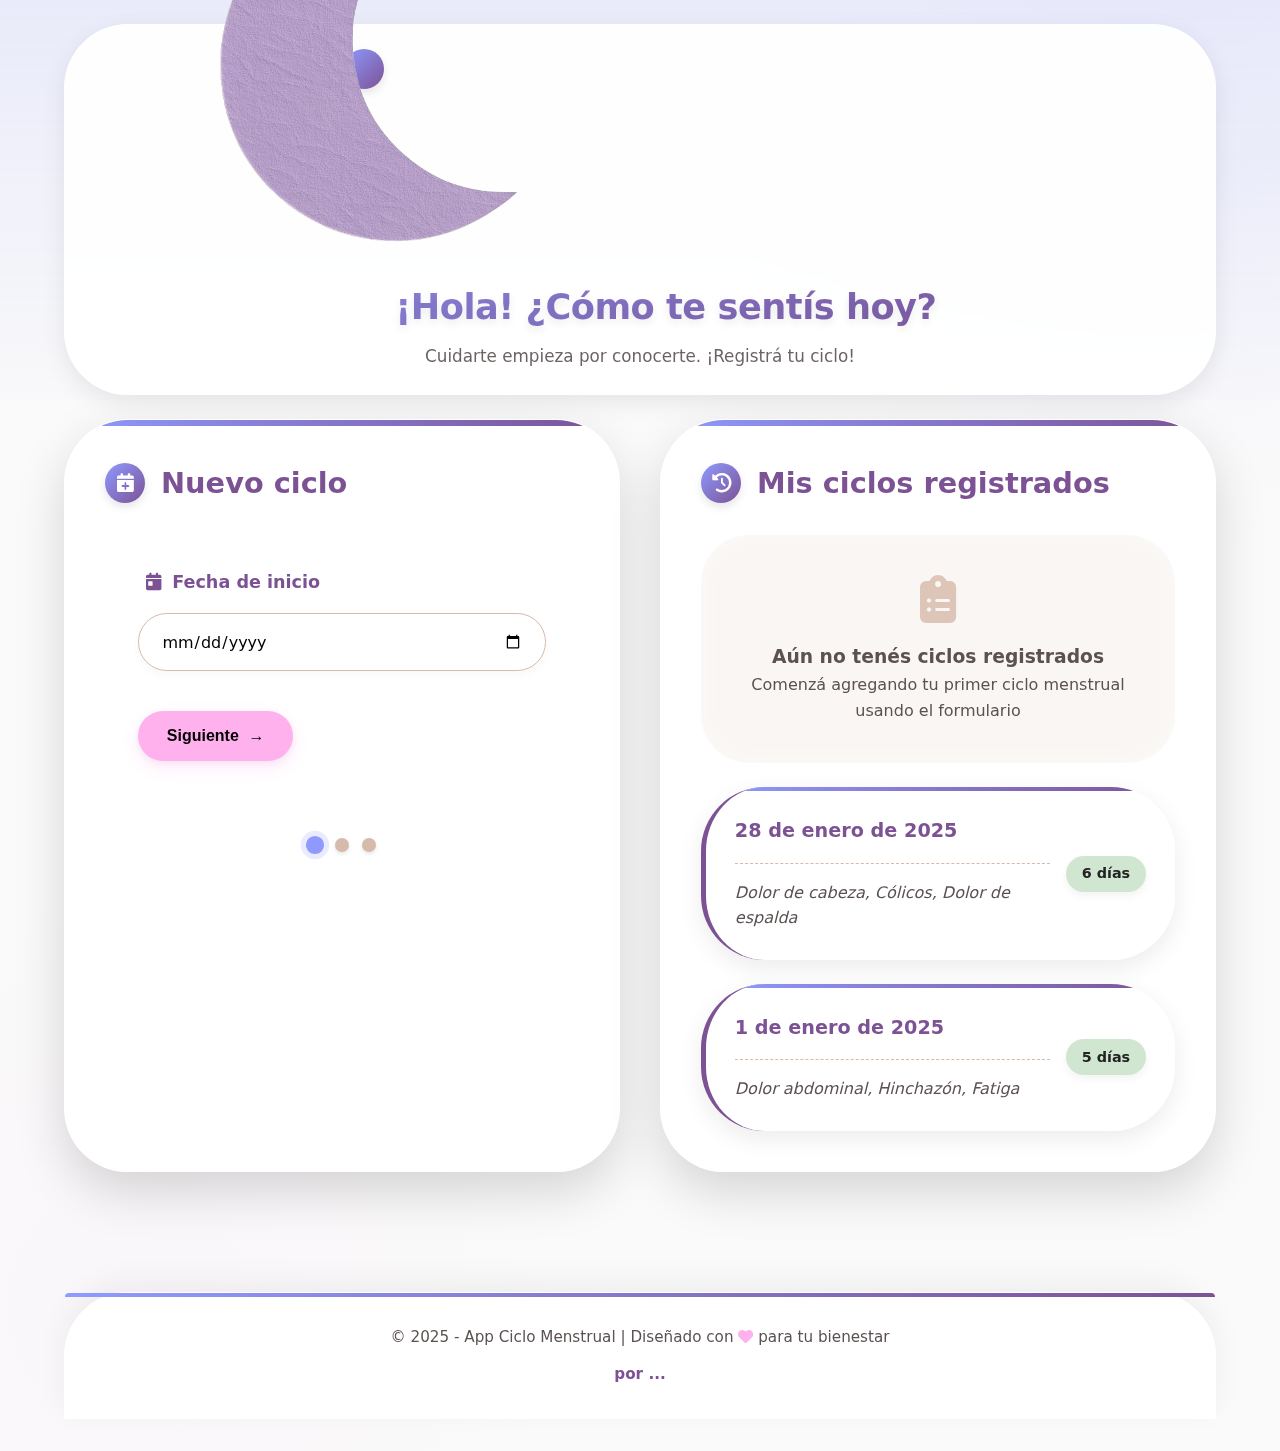
<file: index.html>
<!DOCTYPE html>
<html lang="es">
<head>
  <meta charset="UTF-8" />
  <meta name="viewport" content="width=device-width, initial-scale=1.0" />
  <title>App Ciclo Menstrual | Diseño Elegante</title>
  <link rel="stylesheet" href="https://cdnjs.cloudflare.com/ajax/libs/font-awesome/6.4.0/css/all.min.css">
  <link rel="stylesheet" href="./assets/css/style.css">
</head>
<body>
  <header>
    <h1><span class="icon"><i class="fas fa-moon"></i></span> ¡Hola 'nombre'!¿Cómo te sentís hoy?</h1>
    <p class="subtitle">Cuidarte empieza por conocerte. ¡Registrá tu ciclo!</p>
  </header>

  <main>
    <div class="card-container">
      <section class="card">
        <h2><span class="icon"><i class="fas fa-calendar-plus"></i></span> Nuevo ciclo</h2>
        <form id="form-ciclo" class="multi-step-form">
          <div class="form-card active">
            <div class="form-group">
              <label for="fecha"><i class="fas fa-calendar-day"></i> Fecha de inicio</label>
              <input type="date" id="fecha" required />
            </div>
            <div class="btn-container">
              <button type="button" class="next-btn">Siguiente</button>
            </div>
            <div class="form-indicator">
              <div class="indicator-dot active"></div>
              <div class="indicator-dot"></div>
              <div class="indicator-dot"></div>
            </div>
          </div>

          <div class="form-card">
            <div class="form-group">
              <label for="duracion"><i class="fas fa-clock"></i> Duración (días)</label>
              <input type="number" id="duracion" min="1" max="15" required />
            </div>
            <div class="btn-container">
              <button type="button" class="prev-btn"><i class="fas fa-arrow-left"></i> Anterior</button>
              <button type="button" class="next-btn">Siguiente</button>
            </div>
            <div class="form-indicator">
              <div class="indicator-dot"></div>
              <div class="indicator-dot active"></div>
              <div class="indicator-dot"></div>
            </div>
          </div>

          <div class="form-card">
            <div class="form-group">
              <label for="sintomas"><i class="fas fa-heartbeat"></i> Síntomas (opcional)</label>
              <textarea id="sintomas" rows="3" placeholder="Describe cómo te sentiste..."></textarea>
            </div>
            <div class="btn-container">
              <button type="button" class="prev-btn"><i class="fas fa-arrow-left"></i> Anterior</button>
              <button type="submit"><i class="fas fa-check-circle"></i> Finalizar</button>
            </div>
            <div class="form-indicator">
              <div class="indicator-dot"></div>
              <div class="indicator-dot"></div>
              <div class="indicator-dot active"></div>
            </div>
          </div>
        </form>
      </section>

      <section class="card">
        <h2><span class="icon"><i class="fas fa-history"></i></span> Mis ciclos registrados</h2>
        <ul id="lista-ciclos">
          <div class="empty-state">
            <i class="fas fa-clipboard-list"></i>
            <h3>Aún no tenés ciclos registrados</h3>
            <p>Comenzá agregando tu primer ciclo menstrual usando el formulario</p>
          </div>
        </ul>
      </section>
    </div>
  </main>

  <footer>
    <p>&copy; 2025 - App Ciclo Menstrual | Diseñado con <i class="fas fa-heart" style="color: var(--accent-pink);"></i> para tu bienestar</p>
    <p class="app-version">por ...</p>
  </footer>

  <script src="./assets/js/app.js"></script>
</body>
</html>
</file>
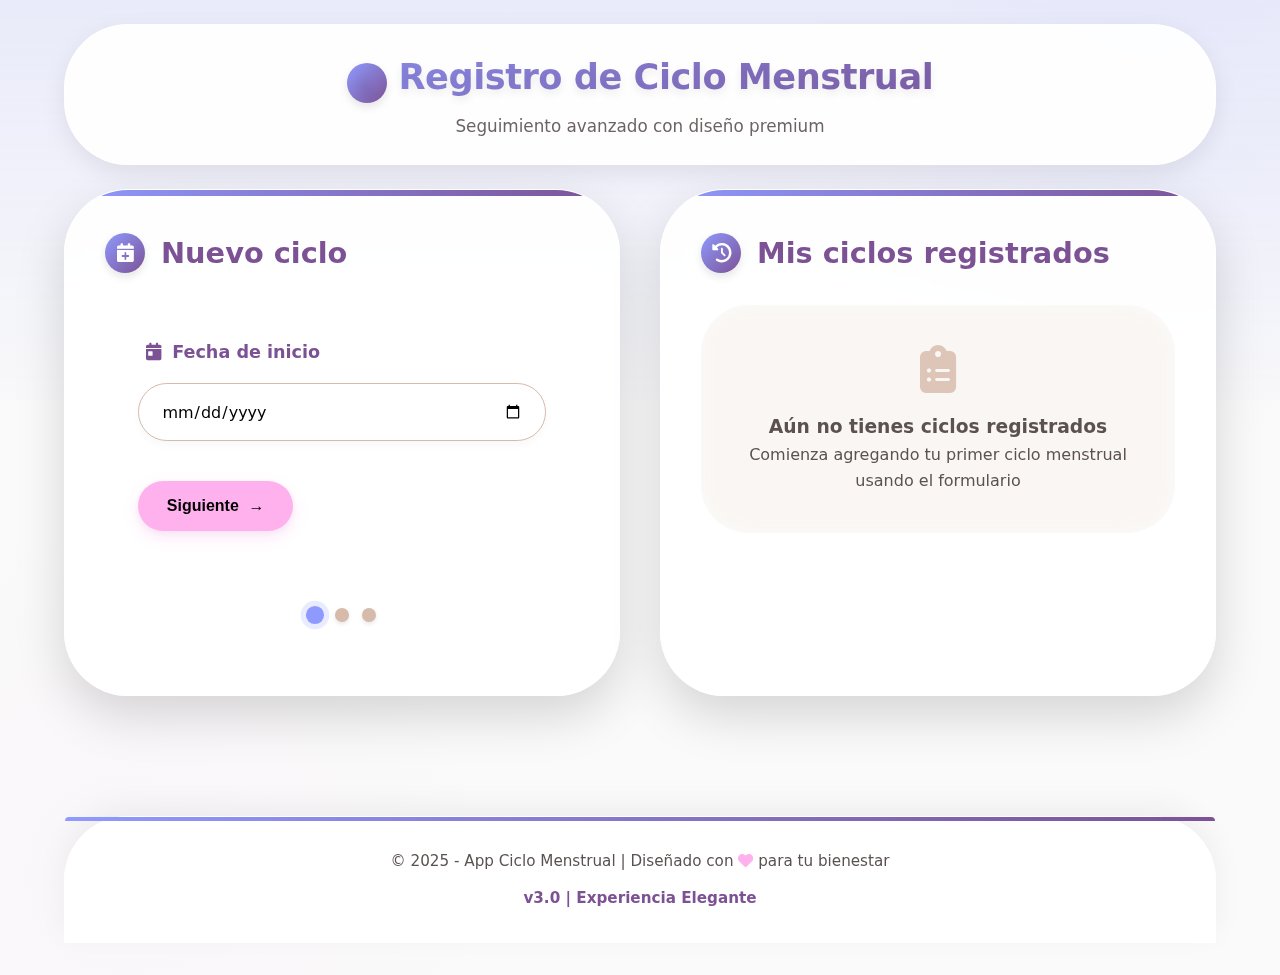
<file: index_prueba.html>
<!DOCTYPE html>
<html lang="es">
<head>
  <meta charset="UTF-8" />
  <meta name="viewport" content="width=device-width, initial-scale=1.0" />
  <title>App Ciclo Menstrual | Diseño Elegante</title>
  <link rel="stylesheet" href="https://cdnjs.cloudflare.com/ajax/libs/font-awesome/6.4.0/css/all.min.css">
  <style>
    :root {
      /* Colores base */
      --primary-dark: #000000;
      --primary-medium: #222121;
      --primary-light: #ffffff;
      --secondary-dark: #373636;
      --neutral-light: #f0e8e0;
      --neutral-medium: #d6baaa;
      --neutral-dark: #5b5151;
      --secondary-light: #fafafa;
      --beige-medium: #b38f7e;
      --beige-dark: #4A4A4A;
      --dark-brown: #242323;

      /* Colores de acento */
      --accent-orange: #faa85e;
      --accent-coral: #ff8e59;
      --accent-blue: #697bff;
      --accent-lightblue: #5e9bff;
      --accent-lavender: #7c5295;
      --accent-lilac: #8f9aff;
      --accent-mint: #d1e6d1;
      --accent-dark-mint: #d8e3b7;
      --accent-lime: #daef68;
      --accent-pink: #ffb1ee;

      /* Variables ajustadas */
      --card-radius: 4rem; 
      --element-radius: 1.8rem;
      --transition-smooth: all 0.4s cubic-bezier(0.175, 0.885, 0.32, 1.275);
      --shadow-soft: 0 8px 24px rgba(0, 0, 0, 0.08);
      --shadow-hover: 0 16px 40px rgba(0, 0, 0, 0.15);
      --shadow-card: 0 20px 50px rgba(0, 0, 0, 0.15);
      --gradient-header: linear-gradient(135deg, var(--accent-lilac) 0%, var(--accent-lavender) 100%);
      --glass-bg: rgba(255, 255, 255, 0.92);
    }

    * {
      margin: 0;
      padding: 0;
      box-sizing: border-box;
    }

    body {
      font-family: 'Segoe UI', system-ui, -apple-system, sans-serif;
      background: var(--secondary-light);
      color: var(--primary-medium);
      line-height: 1.6;
      min-height: 100vh;
      position: relative;
      background-image: 
        radial-gradient(circle at 90% 10%, rgba(143, 154, 255, 0.05) 0%, transparent 25%),
        radial-gradient(circle at 10% 90%, rgba(255, 177, 238, 0.05) 0%, transparent 25%);
      padding-bottom: 2rem;
    }

    body::before {
      content: '';
      position: fixed;
      top: 0;
      left: 0;
      right: 0;
      height: 400px;
      background: linear-gradient(to bottom, var(--accent-lilac) 0%, rgba(143, 154, 255, 0.1) 100%);
      z-index: -1;
      opacity: 0.15;
      pointer-events: none;
    }

    /* Header elegante */
    header {
      background: var(--glass-bg);
      backdrop-filter: blur(16px);
      color: var(--accent-lavender);
      padding: 1.5rem 2rem;
      text-align: center;
      box-shadow: var(--shadow-soft);
      position: sticky;
      top: 1.5rem;
      z-index: 100;
      border: 1px solid rgba(255, 255, 255, 0.8);
      border-radius: var(--card-radius);
      margin: 0 auto 3rem;
      max-width: calc(100% - 3rem);
      width: 90%;
      transition: var(--transition-smooth);
    }

    header:hover {
      transform: translateY(-3px);
      box-shadow: var(--shadow-hover);
    }

    h1 {
      margin: 0;
      font-size: 2.2rem;
      font-weight: 700;
      letter-spacing: -0.5px;
      background: var(--gradient-header);
      -webkit-background-clip: text;
      -webkit-text-fill-color: transparent;
      background-clip: text;
      text-shadow: 0 4px 8px rgba(0, 0, 0, 0.08);
    }

    .subtitle {
      font-size: 1.05rem;
      color: var(--neutral-dark);
      margin-top: 0.5rem;
      font-weight: 400;
      opacity: 0.9;
    }

    main {
      padding: 0 1.5rem 2.5rem;
      max-width: 1200px;
      margin: 0 auto;
    }

    .card-container {
      display: flex;
      flex-wrap: wrap;
      gap: 2.5rem;
      margin-bottom: 2rem;
    }

    /* Tarjetas optimizadas */
    .card {
      flex: 1 1 500px;
      background: var(--glass-bg);
      border-radius: var(--card-radius);
      padding: 2.5rem;
      box-shadow: var(--shadow-card);
      transition: var(--transition-smooth);
      border: 1px solid rgba(255, 255, 255, 0.8);
      overflow: hidden;
      position: relative;
      backdrop-filter: blur(8px);
      transform: translateY(0);
    }

    .card:hover {
      transform: translateY(-8px);
      box-shadow: var(--shadow-hover);
      border-color: rgba(255, 255, 255, 0.95);
    }

    .card::before {
      content: '';
      position: absolute;
      top: 0;
      left: 0;
      right: 0;
      height: 6px;
      background: var(--gradient-header);
      border-radius: var(--card-radius) var(--card-radius) 0 0;
    }

    h2 {
      color: var(--accent-lavender);
      margin-top: 0;
      margin-bottom: 1.8rem;
      font-size: 1.8rem;
      font-weight: 700;
      display: flex;
      align-items: center;
      gap: 1rem;
    }

    /* Íconos mejorados */
    .icon {
      display: inline-flex;
      justify-content: center;
      align-items: center;
      width: 2.5rem;
      height: 2.5rem;
      background: linear-gradient(135deg, var(--accent-lilac) 0%, var(--accent-lavender) 100%);
      border-radius: 50%;
      color: white;
      font-size: 1.2rem;
      box-shadow: 0 4px 8px rgba(0, 0, 0, 0.1);
      transition: var(--transition-smooth);
    }

    h2:hover .icon {
      transform: rotate(10deg) scale(1.1);
    }

    /* Formulario optimizado */
    .multi-step-form {
      position: relative;
      height: 350px;
      overflow: hidden;
      border-radius: calc(var(--card-radius) - 1.5rem);
    }

    .form-card {
      background: rgba(255, 255, 255, 0.95);
      border-radius: calc(var(--card-radius) - 1.5rem);
      padding: 2rem;
      box-shadow: var(--shadow-soft);
      position: absolute;
      top: 0;
      left: 0;
      width: 100%;
      height: 100%;
      opacity: 0;
      transform: translateX(50%);
      transition: var(--transition-smooth);
      pointer-events: none;
      display: flex;
      flex-direction: column;
      gap: 1.5rem;
      border: 1px solid rgba(255, 255, 255, 0.9);
    }

    .form-card.active {
      opacity: 1;
      transform: translateX(0);
      pointer-events: auto;
    }

    .form-group {
      display: flex;
      flex-direction: column;
      gap: 0.8rem;
    }

    label {
      font-weight: 600;
      color: var(--accent-lavender);
      margin-bottom: 0.25rem;
      font-size: 1.1rem;
      padding-left: 0.5rem;
      display: flex;
      align-items: center;
      gap: 0.7rem;
    }

    input,
    textarea,
    select {
      padding: 1.1rem 1.4rem;
      border: 1px solid var(--neutral-medium);
      border-radius: var(--element-radius);
      font-size: 1rem;
      background: rgba(255, 255, 255, 0.9);
      color: var(--primary-dark);
      transition: var(--transition-smooth);
      font-family: inherit;
      box-shadow: 0 4px 10px rgba(0, 0, 0, 0.03);
    }

    input:focus,
    textarea:focus,
    select:focus {
      outline: none;
      border-color: var(--accent-lilac);
      box-shadow: 0 0 0 4px rgba(143, 154, 255, 0.2),
                  0 8px 20px rgba(143, 154, 255, 0.15);
      transform: translateY(-2px);
    }

    textarea {
      resize: vertical;
      min-height: 100px;
    }

    .form-indicator {
      display: flex;
      gap: 0.8rem;
      margin-top: auto;
      padding-top: 1.5rem;
      justify-content: center;
    }

    .indicator-dot {
      width: 14px;
      height: 14px;
      border-radius: 50%;
      background: var(--neutral-medium);
      transition: var(--transition-smooth);
      box-shadow: 0 2px 4px rgba(0, 0, 0, 0.1);
    }

    .indicator-dot.active {
      background: var(--accent-lilac);
      transform: scale(1.3);
      box-shadow: 0 0 0 4px rgba(143, 154, 255, 0.2);
    }

    /* Botones optimizados */
    .btn-container {
      display: flex;
      gap: 1.2rem;
      margin-top: 1rem;
    }

    button {
      background: var(--accent-pink);
      color: var(--primary-dark);
      font-weight: 600;
      padding: 1rem 1.8rem;
      border: none;
      border-radius: var(--element-radius);
      cursor: pointer;
      font-size: 1rem;
      transition: var(--transition-smooth);
      display: inline-flex;
      align-items: center;
      gap: 0.6rem;
      box-shadow: 0 6px 16px rgba(255, 177, 238, 0.3),
                  0 2px 6px rgba(0, 0, 0, 0.05);
      transform: translateY(0);
      position: relative;
      overflow: hidden;
      z-index: 1;
    }

    button::before {
      content: '';
      position: absolute;
      top: 0;
      left: 0;
      width: 100%;
      height: 100%;
      background: linear-gradient(to right, var(--accent-pink), var(--accent-coral));
      opacity: 0;
      transition: opacity 0.4s ease;
      z-index: -1;
    }

    button:hover {
      background: var(--accent-coral);
      transform: translateY(-4px);
      box-shadow: 0 10px 20px rgba(255, 142, 89, 0.3);
    }

    button:hover::before {
      opacity: 1;
    }

    button:active {
      transform: translateY(-1px);
    }

    button.next-btn::after {
      content: "→";
      font-weight: bold;
      transition: transform 0.4s ease;
    }

    button.next-btn:hover::after {
      transform: translateX(4px);
    }

    /* Lista de ciclos optimizada */
    #lista-ciclos {
      list-style: none;
      padding: 0;
      display: flex;
      flex-direction: column;
      gap: 1.5rem;
    }

    #lista-ciclos li {
      background: var(--glass-bg);
      padding: 1.8rem;
      border-radius: var(--card-radius);
      box-shadow: var(--shadow-soft);
      transition: var(--transition-smooth);
      border-left: 5px solid var(--accent-lavender);
      display: grid;
      grid-template-columns: 1fr auto;
      gap: 1rem;
      align-items: center;
      backdrop-filter: blur(4px);
      transform: translateY(0);
      position: relative;
      overflow: hidden;
    }

    #lista-ciclos li::before {
      content: '';
      position: absolute;
      top: 0;
      left: 0;
      right: 0;
      height: 4px;
      background: linear-gradient(to right, var(--accent-lilac), var(--accent-lavender));
      border-radius: var(--card-radius) var(--card-radius) 0 0;
    }

    #lista-ciclos li:hover {
      transform: translateY(-6px);
      box-shadow: var(--shadow-hover);
    }

    .cycle-date {
      font-weight: 600;
      color: var(--accent-lavender);
      font-size: 1.2rem;
    }

    .cycle-duration {
      background: var(--accent-mint);
      color: var(--dark-brown);
      padding: 0.4rem 1rem;
      border-radius: 2rem;
      font-size: 0.9rem;
      font-weight: 600;
      box-shadow: 0 4px 8px rgba(0, 0, 0, 0.05);
    }

    .cycle-symptoms {
      grid-column: span 2;
      color: var(--neutral-dark);
      margin-top: 1rem;
      padding-top: 1rem;
      border-top: 1px dashed var(--neutral-medium);
      font-style: italic;
      font-size: 1rem;
    }

    .empty-state {
      text-align: center;
      padding: 2.5rem 2rem;
      color: var(--neutral-dark);
      background: rgba(240, 232, 224, 0.4);
      border-radius: var(--element-radius);
      border-radius: calc(var(--card-radius) - 1rem);
      box-shadow: inset 0 0 20px rgba(255, 255, 255, 0.6);
    }

    .empty-state i {
      font-size: 3rem;
      color: var(--neutral-medium);
      margin-bottom: 1.2rem;
      opacity: 0.8;
    }

    /* Footer elegante */
    footer {
      text-align: center;
      padding: 2rem 1rem;
      font-size: 0.95rem;
      color: var(--neutral-dark);
      margin: 3rem auto 0;
      background: var(--glass-bg);
      backdrop-filter: blur(12px);
      border: 1px solid rgba(255, 255, 255, 0.8);
      border-radius: var(--card-radius) var(--card-radius) 0 0;
      box-shadow: 0 -10px 30px rgba(0, 0, 0, 0.05);
      max-width: calc(100% - 3rem);
      width: 90%;
      position: relative;
    }

    footer::before {
      content: '';
      position: absolute;
      top: 0;
      left: 0;
      right: 0;
      height: 4px;
      background: linear-gradient(to right, var(--accent-lilac), var(--accent-lavender));
      border-radius: var(--card-radius) var(--card-radius) 0 0;
    }

    .app-version {
      font-weight: 600;
      color: var(--accent-lavender);
      margin-top: 0.8rem;
    }

    /* Responsive */
    @media (max-width: 900px) {
      main {
        padding: 0 1rem 2rem;
      }
      
      h1 {
        font-size: 1.9rem;
      }
      
      header, footer {
        width: calc(100% - 2rem);
        max-width: none;
        border-radius: 3.5rem;
      }
      
      .card {
        padding: 2rem;
      }
      
      #lista-ciclos li {
        padding: 1.5rem;
      }
      
      .multi-step-form {
        height: 380px;
      }
    }

    @media (max-width: 600px) {
      :root {
        --element-radius: 1.5rem;
        --card-radius: 3.5rem;
      }
      
      h1 {
        font-size: 1.7rem;
      }
      
      h2 {
        font-size: 1.5rem;
      }
      
      .card {
        padding: 1.8rem;
        border-radius: var(--card-radius);
      }
      
      .card-container {
        gap: 2rem;
      }
      
      button {
        width: 100%;
        justify-content: center;
        padding: 1rem;
      }
      
      .btn-container {
        flex-direction: column;
        gap: 0.8rem;
      }
      
      .form-card {
        padding: 1.8rem 1.5rem;
      }
      
      footer {
        padding: 1.8rem 1rem;
        border-radius: 3.5rem 3.5rem 0 0;
      }
      
      .multi-step-form {
        height: 400px;
      }
    }

    @media (max-width: 480px) {
      :root {
        --card-radius: 3rem;
      }
      
      h1 {
        font-size: 1.5rem;
      }
      
      h2 {
        font-size: 1.3rem;
      }
      
      .card {
        padding: 1.5rem;
      }
      
      .form-card {
        padding: 1.5rem 1.2rem;
      }
      
      .form-indicator {
        padding-top: 1rem;
      }
    }
  </style>
</head>
<body>
  <header>
    <h1><span class="icon"><i class="fas fa-moon"></i></span> Registro de Ciclo Menstrual</h1>
    <p class="subtitle">Seguimiento avanzado con diseño premium</p>
  </header>

  <main>
    <div class="card-container">
      <section class="card">
        <h2><span class="icon"><i class="fas fa-calendar-plus"></i></span> Nuevo ciclo</h2>
        <form id="form-ciclo" class="multi-step-form">
          <div class="form-card active">
            <div class="form-group">
              <label for="fecha"><i class="fas fa-calendar-day"></i> Fecha de inicio</label>
              <input type="date" id="fecha" required />
            </div>
            <div class="btn-container">
              <button type="button" class="next-btn">Siguiente</button>
            </div>
            <div class="form-indicator">
              <div class="indicator-dot active"></div>
              <div class="indicator-dot"></div>
              <div class="indicator-dot"></div>
            </div>
          </div>

          <div class="form-card">
            <div class="form-group">
              <label for="duracion"><i class="fas fa-clock"></i> Duración (días)</label>
              <input type="number" id="duracion" min="1" max="15" required />
            </div>
            <div class="btn-container">
              <button type="button" class="prev-btn"><i class="fas fa-arrow-left"></i> Anterior</button>
              <button type="button" class="next-btn">Siguiente</button>
            </div>
            <div class="form-indicator">
              <div class="indicator-dot"></div>
              <div class="indicator-dot active"></div>
              <div class="indicator-dot"></div>
            </div>
          </div>

          <div class="form-card">
            <div class="form-group">
              <label for="sintomas"><i class="fas fa-heartbeat"></i> Síntomas (opcional)</label>
              <textarea id="sintomas" rows="3" placeholder="Describe cómo te sentiste..."></textarea>
            </div>
            <div class="btn-container">
              <button type="button" class="prev-btn"><i class="fas fa-arrow-left"></i> Anterior</button>
              <button type="submit"><i class="fas fa-check-circle"></i> Finalizar</button>
            </div>
            <div class="form-indicator">
              <div class="indicator-dot"></div>
              <div class="indicator-dot"></div>
              <div class="indicator-dot active"></div>
            </div>
          </div>
        </form>
      </section>

      <section class="card">
        <h2><span class="icon"><i class="fas fa-history"></i></span> Mis ciclos registrados</h2>
        <ul id="lista-ciclos">
          <div class="empty-state">
            <i class="fas fa-clipboard-list"></i>
            <h3>Aún no tienes ciclos registrados</h3>
            <p>Comienza agregando tu primer ciclo menstrual usando el formulario</p>
          </div>
        </ul>
      </section>
    </div>
  </main>

  <footer>
    <p>&copy; 2025 - App Ciclo Menstrual | Diseñado con <i class="fas fa-heart" style="color: var(--accent-pink);"></i> para tu bienestar</p>
    <p class="app-version">v3.0 | Experiencia Elegante</p>
  </footer>

  <script>
    document.addEventListener('DOMContentLoaded', function() {
      const form = document.getElementById('form-ciclo');
      const formCards = document.querySelectorAll('.form-card');
      const nextButtons = document.querySelectorAll('.next-btn');
      const prevButtons = document.querySelectorAll('.prev-btn');
      const indicatorDots = document.querySelectorAll('.indicator-dot');
      const cycleList = document.getElementById('lista-ciclos');
      const emptyState = document.querySelector('.empty-state');
      
      let currentStep = 0;
      
      function updateStep(newStep) {
        formCards[currentStep].classList.remove('active');
        indicatorDots[currentStep].classList.remove('active');
        
        currentStep = newStep;
        formCards[currentStep].classList.add('active');
        indicatorDots[currentStep].classList.add('active');
      }
      
      nextButtons.forEach(button => {
        button.addEventListener('click', function() {
          if (currentStep < formCards.length - 1) {
            updateStep(currentStep + 1);
          }
        });
      });
      
      prevButtons.forEach(button => {
        button.addEventListener('click', function() {
          if (currentStep > 0) {
            updateStep(currentStep - 1);
          }
        });
      });
      
      form.addEventListener('submit', function(e) {
        e.preventDefault();
        
        const startDate = document.getElementById('fecha').value;
        const duration = document.getElementById('duracion').value;
        const symptoms = document.getElementById('sintomas').value;
        
        const listItem = document.createElement('li');
        listItem.innerHTML = `
          <div>
            <div class="cycle-date">${formatDate(startDate)}</div>
            <div class="cycle-symptoms">${symptoms || 'Sin síntomas registrados'}</div>
          </div>
          <div class="cycle-duration">${duration} días</div>
        `;
        
        if (emptyState && cycleList.contains(emptyState)) {
          cycleList.removeChild(emptyState);
        }
        
        cycleList.insertBefore(listItem, cycleList.firstChild);
        
        form.reset();
        updateStep(0);
        showSuccessAnimation();
      });
      
      function formatDate(dateString) {
        const options = { year: 'numeric', month: 'long', day: 'numeric' };
        return new Date(dateString).toLocaleDateString('es-ES', options);
      }
      
      function showSuccessAnimation() {
        const successMsg = document.createElement('div');
        successMsg.style.cssText = `
          position: fixed;
          top: 30px;
          right: 30px;
          background: var(--accent-mint);
          color: var(--dark-brown);
          padding: 1.2rem 2rem;
          border-radius: var(--element-radius);
          box-shadow: var(--shadow-hover);
          z-index: 1000;
          display: flex;
          align-items: center;
          gap: 1rem;
          font-weight: 600;
          font-size: 1rem;
          animation: slideIn 0.6s cubic-bezier(0.175, 0.885, 0.32, 1.275), fadeOut 0.6s ease 3s forwards;
          border-radius: var(--card-radius);
          backdrop-filter: blur(4px);
          border: 1px solid rgba(255, 255, 255, 0.8);
        `;
        
        successMsg.innerHTML = `
          <i class="fas fa-check-circle" style="color: var(--accent-lavender); font-size: 1.6rem;"></i>
          <div>Ciclo registrado exitosamente</div>
        `;
        
        document.body.appendChild(successMsg);
        
        setTimeout(() => {
          if (successMsg.parentNode === document.body) {
            document.body.removeChild(successMsg);
          }
        }, 3600);
      }
      
      const style = document.createElement('style');
      style.textContent = `
        @keyframes slideIn {
          from { transform: translateX(100%) translateY(20px); opacity: 0; }
          to { transform: translateX(0) translateY(0); opacity: 1; }
        }
        @keyframes fadeOut {
          from { opacity: 1; transform: translateY(0); }
          to { opacity: 0; transform: translateY(-20px); }
        }
      `;
      document.head.appendChild(style);
    });
  </script>
</body>
</html>
</file>
<file: assets/css/style.css>
:root {
  /* Colores base */
  --primary-dark: #000000;
  --primary-medium: #222121;
  --primary-light: #ffffff;
  --secondary-dark: #373636;
  --neutral-light: #f0e8e0;
  --neutral-medium: #d6baaa;
  --neutral-dark: #5b5151;
  --secondary-light: #fafafa;
  --beige-medium: #b38f7e;
  --beige-dark: #4A4A4A;
  --dark-brown: #242323;

  /* Colores de acento */
  --accent-orange: #faa85e;
  --accent-coral: #ff8e59;
  --accent-blue: #697bff;
  --accent-lightblue: #5e9bff;
  --accent-lavender: #7c5295;
  --accent-lilac: #8f9aff;
  --accent-mint: #d1e6d1;
  --accent-dark-mint: #d8e3b7;
  --accent-lime: #daef68;
  --accent-pink: #ffb1ee;

  /* Variables ajustadas */
  --card-radius: 4rem; 
  --element-radius: 1.8rem;
  --transition-smooth: all 0.4s cubic-bezier(0.175, 0.885, 0.32, 1.275);
  --shadow-soft: 0 8px 24px rgba(0, 0, 0, 0.08);
  --shadow-hover: 0 16px 40px rgba(0, 0, 0, 0.15);
  --shadow-card: 0 20px 50px rgba(0, 0, 0, 0.15);
  --gradient-header: linear-gradient(135deg, var(--accent-lilac) 0%, var(--accent-lavender) 100%);
  --glass-bg: rgba(255, 255, 255, 0.92);
}

* {
  margin: 0;
  padding: 0;
  box-sizing: border-box;
}

body {
  font-family: 'Segoe UI', system-ui, -apple-system, sans-serif;
  background: var(--secondary-light);
  color: var(--primary-medium);
  line-height: 1.6;
  min-height: 100vh;
  position: relative;
  background-image: 
    radial-gradient(circle at 90% 10%, rgba(143, 154, 255, 0.05) 0%, transparent 25%),
    radial-gradient(circle at 10% 90%, rgba(255, 177, 238, 0.05) 0%, transparent 25%);
  padding-bottom: 2rem;
}

body::before {
  content: '';
  position: fixed;
  top: 0;
  left: 0;
  right: 0;
  height: 400px;
  background: linear-gradient(to bottom, var(--accent-lilac) 0%, rgba(143, 154, 255, 0.1) 100%);
  z-index: -1;
  opacity: 0.15;
  pointer-events: none;
}

/* Header elegante */
header {
  background: var(--glass-bg);
  backdrop-filter: blur(16px);
  color: var(--accent-lavender);
  padding: 1.5rem 2rem;
  text-align: center;
  box-shadow: var(--shadow-soft);
  position: sticky;
  top: 1.5rem;
  z-index: 100;
  border: 1px solid rgba(255, 255, 255, 0.8);
  border-radius: var(--card-radius);
  margin: 0 auto 3rem;
  max-width: calc(100% - 3rem);
  width: 90%;
  transition: var(--transition-smooth);
}

header:hover {
  transform: translateY(-3px);
  box-shadow: var(--shadow-hover);
}

h1 {
  margin: 0;
  font-size: 2.2rem;
  font-weight: 700;
  letter-spacing: -0.5px;
  background: var(--gradient-header);
  -webkit-background-clip: text;
  -webkit-text-fill-color: transparent;
  background-clip: text;
  text-shadow: 0 4px 8px rgba(0, 0, 0, 0.08);
}

.subtitle {
  font-size: 1.05rem;
  color: var(--neutral-dark);
  margin-top: 0.5rem;
  font-weight: 400;
  opacity: 0.9;
}

main {
  padding: 0 1.5rem 2.5rem;
  max-width: 1200px;
  margin: 0 auto;
}

.card-container {
  display: flex;
  flex-wrap: wrap;
  gap: 2.5rem;
  margin-bottom: 2rem;
}

/* Tarjetas optimizadas */
.card {
  flex: 1 1 500px;
  background: var(--glass-bg);
  border-radius: var(--card-radius);
  padding: 2.5rem;
  box-shadow: var(--shadow-card);
  transition: var(--transition-smooth);
  border: 1px solid rgba(255, 255, 255, 0.8);
  overflow: hidden;
  position: relative;
  backdrop-filter: blur(8px);
  transform: translateY(0);
}

.card:hover {
  transform: translateY(-8px);
  box-shadow: var(--shadow-hover);
  border-color: rgba(255, 255, 255, 0.95);
}

.card::before {
  content: '';
  position: absolute;
  top: 0;
  left: 0;
  right: 0;
  height: 6px;
  background: var(--gradient-header);
  border-radius: var(--card-radius) var(--card-radius) 0 0;
}

h2 {
  color: var(--accent-lavender);
  margin-top: 0;
  margin-bottom: 1.8rem;
  font-size: 1.8rem;
  font-weight: 700;
  display: flex;
  align-items: center;
  gap: 1rem;
}

/* Íconos mejorados */
.icon {
  display: inline-flex;
  justify-content: center;
  align-items: center;
  width: 2.5rem;
  height: 2.5rem;
  background: linear-gradient(135deg, var(--accent-lilac) 0%, var(--accent-lavender) 100%);
  border-radius: 50%;
  color: white;
  font-size: 1.2rem;
  box-shadow: 0 4px 8px rgba(0, 0, 0, 0.1);
  transition: var(--transition-smooth);
}

h2:hover .icon {
  transform: rotate(10deg) scale(1.1);
}

/* Formulario optimizado */
.multi-step-form {
  position: relative;
  height: 350px;
  overflow: hidden;
  border-radius: calc(var(--card-radius) - 1.5rem);
}

.form-card {
  background: rgba(255, 255, 255, 0.95);
  border-radius: calc(var(--card-radius) - 1.5rem);
  padding: 2rem;
  box-shadow: var(--shadow-soft);
  position: absolute;
  top: 0;
  left: 0;
  width: 100%;
  height: 100%;
  opacity: 0;
  transform: translateX(50%);
  transition: var(--transition-smooth);
  pointer-events: none;
  display: flex;
  flex-direction: column;
  gap: 1.5rem;
  border: 1px solid rgba(255, 255, 255, 0.9);
}

.form-card.active {
  opacity: 1;
  transform: translateX(0);
  pointer-events: auto;
}

.form-group {
  display: flex;
  flex-direction: column;
  gap: 0.8rem;
}

label {
  font-weight: 600;
  color: var(--accent-lavender);
  margin-bottom: 0.25rem;
  font-size: 1.1rem;
  padding-left: 0.5rem;
  display: flex;
  align-items: center;
  gap: 0.7rem;
}

input,
textarea,
select {
  padding: 1.1rem 1.4rem;
  border: 1px solid var(--neutral-medium);
  border-radius: var(--element-radius);
  font-size: 1rem;
  background: rgba(255, 255, 255, 0.9);
  color: var(--primary-dark);
  transition: var(--transition-smooth);
  font-family: inherit;
  box-shadow: 0 4px 10px rgba(0, 0, 0, 0.03);
}

input:focus,
textarea:focus,
select:focus {
  outline: none;
  border-color: var(--accent-lilac);
  box-shadow: 0 0 0 4px rgba(143, 154, 255, 0.2),
              0 8px 20px rgba(143, 154, 255, 0.15);
  transform: translateY(-2px);
}

textarea {
  resize: vertical;
  min-height: 100px;
}

.form-indicator {
  display: flex;
  gap: 0.8rem;
  margin-top: auto;
  padding-top: 1.5rem;
  justify-content: center;
}

.indicator-dot {
  width: 14px;
  height: 14px;
  border-radius: 50%;
  background: var(--neutral-medium);
  transition: var(--transition-smooth);
  box-shadow: 0 2px 4px rgba(0, 0, 0, 0.1);
}

.indicator-dot.active {
  background: var(--accent-lilac);
  transform: scale(1.3);
  box-shadow: 0 0 0 4px rgba(143, 154, 255, 0.2);
}

/* Botones optimizados */
.btn-container {
  display: flex;
  gap: 1.2rem;
  margin-top: 1rem;
}

button {
  background: var(--accent-pink);
  color: var(--primary-dark);
  font-weight: 600;
  padding: 1rem 1.8rem;
  border: none;
  border-radius: var(--element-radius);
  cursor: pointer;
  font-size: 1rem;
  transition: var(--transition-smooth);
  display: inline-flex;
  align-items: center;
  gap: 0.6rem;
  box-shadow: 0 6px 16px rgba(255, 177, 238, 0.3),
              0 2px 6px rgba(0, 0, 0, 0.05);
  transform: translateY(0);
  position: relative;
  overflow: hidden;
  z-index: 1;
}

button::before {
  content: '';
  position: absolute;
  top: 0;
  left: 0;
  width: 100%;
  height: 100%;
  background: linear-gradient(to right, var(--accent-pink), var(--accent-coral));
  opacity: 0;
  transition: opacity 0.4s ease;
  z-index: -1;
}

button:hover {
  background: var(--accent-coral);
  transform: translateY(-4px);
  box-shadow: 0 10px 20px rgba(255, 142, 89, 0.3);
}

button:hover::before {
  opacity: 1;
}

button:active {
  transform: translateY(-1px);
}

button.next-btn::after {
  content: "→";
  font-weight: bold;
  transition: transform 0.4s ease;
}

button.next-btn:hover::after {
  transform: translateX(4px);
}

/* Lista de ciclos optimizada */
#lista-ciclos {
  list-style: none;
  padding: 0;
  display: flex;
  flex-direction: column;
  gap: 1.5rem;
}

#lista-ciclos li {
  background: var(--glass-bg);
  padding: 1.8rem;
  border-radius: var(--card-radius);
  box-shadow: var(--shadow-soft);
  transition: var(--transition-smooth);
  border-left: 5px solid var(--accent-lavender);
  display: grid;
  grid-template-columns: 1fr auto;
  gap: 1rem;
  align-items: center;
  backdrop-filter: blur(4px);
  transform: translateY(0);
  position: relative;
  overflow: hidden;
}

#lista-ciclos li::before {
  content: '';
  position: absolute;
  top: 0;
  left: 0;
  right: 0;
  height: 4px;
  background: linear-gradient(to right, var(--accent-lilac), var(--accent-lavender));
  border-radius: var(--card-radius) var(--card-radius) 0 0;
}

#lista-ciclos li:hover {
  transform: translateY(-6px);
  box-shadow: var(--shadow-hover);
}

.cycle-date {
  font-weight: 600;
  color: var(--accent-lavender);
  font-size: 1.2rem;
}

.cycle-duration {
  background: var(--accent-mint);
  color: var(--dark-brown);
  padding: 0.4rem 1rem;
  border-radius: 2rem;
  font-size: 0.9rem;
  font-weight: 600;
  box-shadow: 0 4px 8px rgba(0, 0, 0, 0.05);
}

.cycle-symptoms {
  grid-column: span 2;
  color: var(--neutral-dark);
  margin-top: 1rem;
  padding-top: 1rem;
  border-top: 1px dashed var(--neutral-medium);
  font-style: italic;
  font-size: 1rem;
}

.empty-state {
  text-align: center;
  padding: 2.5rem 2rem;
  color: var(--neutral-dark);
  background: rgba(240, 232, 224, 0.4);
  border-radius: var(--element-radius);
  border-radius: calc(var(--card-radius) - 1rem);
  box-shadow: inset 0 0 20px rgba(255, 255, 255, 0.6);
}

.empty-state i {
  font-size: 3rem;
  color: var(--neutral-medium);
  margin-bottom: 1.2rem;
  opacity: 0.8;
}

/* Footer elegante */
footer {
  text-align: center;
  padding: 2rem 1rem;
  font-size: 0.95rem;
  color: var(--neutral-dark);
  margin: 3rem auto 0;
  background: var(--glass-bg);
  backdrop-filter: blur(12px);
  border: 1px solid rgba(255, 255, 255, 0.8);
  border-radius: var(--card-radius) var(--card-radius) 0 0;
  box-shadow: 0 -10px 30px rgba(0, 0, 0, 0.05);
  max-width: calc(100% - 3rem);
  width: 90%;
  position: relative;
}

footer::before {
  content: '';
  position: absolute;
  top: 0;
  left: 0;
  right: 0;
  height: 4px;
  background: linear-gradient(to right, var(--accent-lilac), var(--accent-lavender));
  border-radius: var(--card-radius) var(--card-radius) 0 0;
}

.app-version {
  font-weight: 600;
  color: var(--accent-lavender);
  margin-top: 0.8rem;
}

/* Responsive */
@media (max-width: 900px) {
  main {
    padding: 0 1rem 2rem;
  }
  
  h1 {
    font-size: 1.9rem;
  }
  
  header, footer {
    width: calc(100% - 2rem);
    max-width: none;
    border-radius: 3.5rem;
  }
  
  .card {
    padding: 2rem;
  }
  
  #lista-ciclos li {
    padding: 1.5rem;
  }
  
  .multi-step-form {
    height: 380px;
  }
}

@media (max-width: 600px) {
  :root {
    --element-radius: 1.5rem;
    --card-radius: 3.5rem;
  }
  
  h1 {
    font-size: 1.7rem;
  }
  
  h2 {
    font-size: 1.5rem;
  }
  
  .card {
    padding: 1.8rem;
    border-radius: var(--card-radius);
  }
  
  .card-container {
    gap: 2rem;
  }
  
  button {
    width: 100%;
    justify-content: center;
    padding: 1rem;
  }
  
  .btn-container {
    flex-direction: column;
    gap: 0.8rem;
  }
  
  .form-card {
    padding: 1.8rem 1.5rem;
  }
  
  footer {
    padding: 1.8rem 1rem;
    border-radius: 3.5rem 3.5rem 0 0;
  }
  
  .multi-step-form {
    height: 400px;
  }
}

@media (max-width: 480px) {
  :root {
    --card-radius: 3rem;
  }
  
  h1 {
    font-size: 1.5rem;
  }
  
  h2 {
    font-size: 1.3rem;
  }
  
  .card {
    padding: 1.5rem;
  }
  
  .form-card {
    padding: 1.5rem 1.2rem;
  }
  
  .form-indicator {
    padding-top: 1rem;
  }
}
</file>
